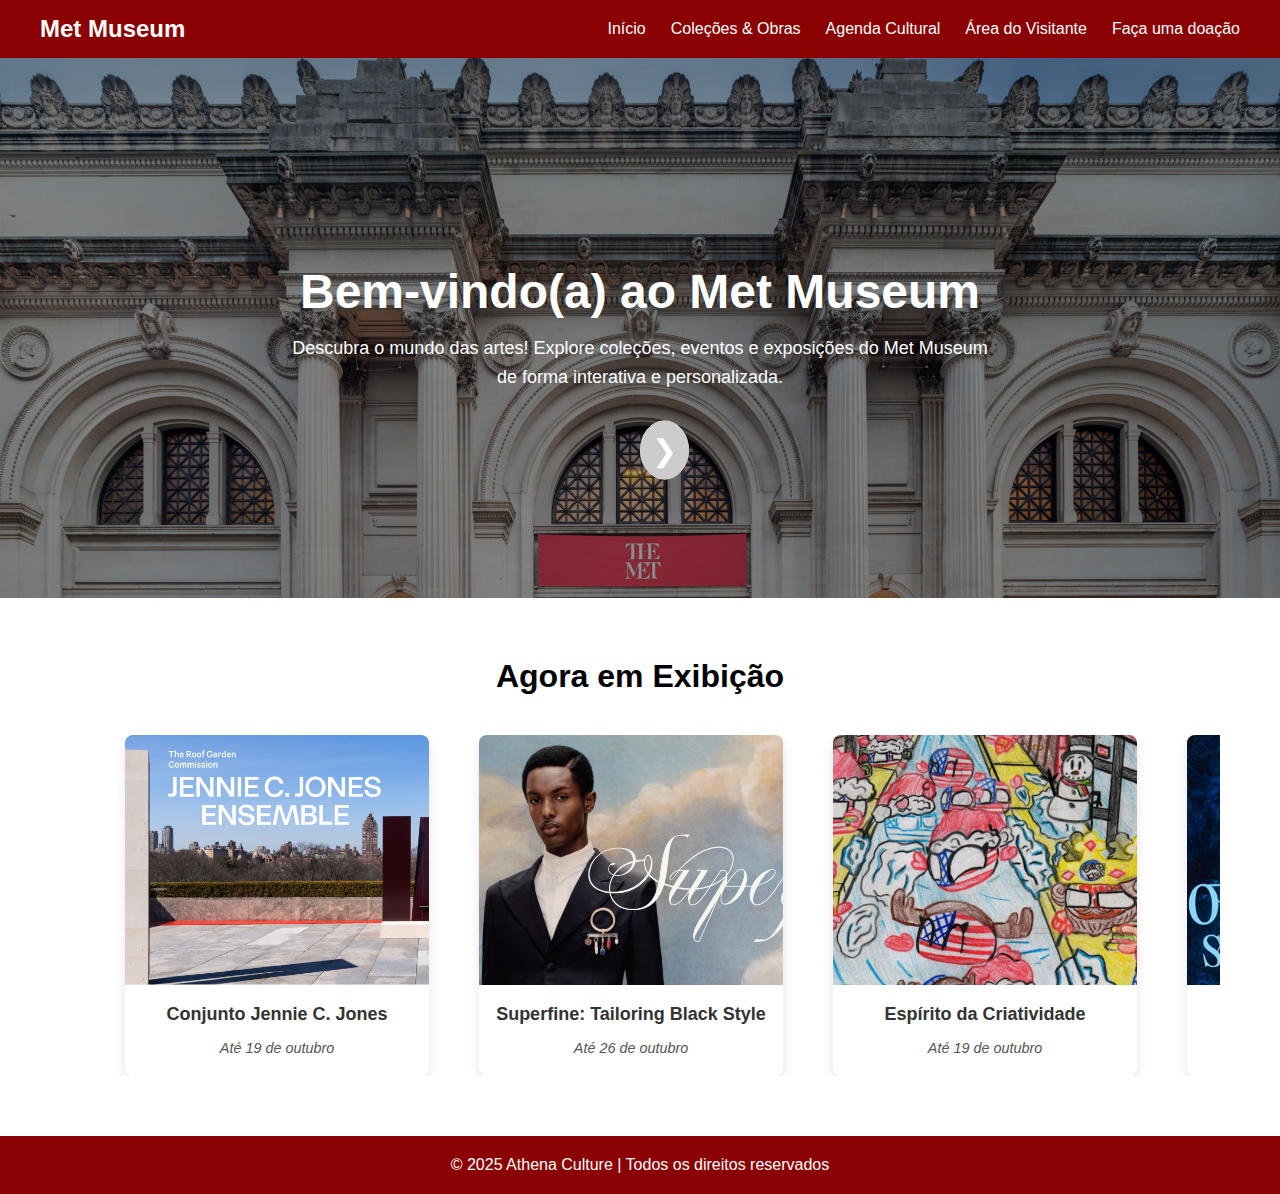
<file: index.html>
<!DOCTYPE html>
<html lang="pt-BR">
<head>
  <meta charset="UTF-8">
  <meta name="viewport" content="width=device-width, initial-scale=1.0">
  <title>Athena Culture - Museu</title>
  <link rel="stylesheet" href="style.css">
  <link href="https://fonts.googleapis.com/css2?family=Playfair+Display:wght@400;700&display=swap" rel="stylesheet">
</head>
<body>

  <!-- Header -->
  <header>
    <div class="logo">Met Museum</div>
    <nav>
      <ul>
        <li><a href="index.html">Início</a></li>
        <li><a href="#">Coleções & Obras</a></li>
        <li><a href="#">Agenda Cultural</a></li>
        <li><a href="#">Área do Visitante</a></li>
        <li><a href="doacao.html">Faça uma doação</a></li>
      </ul>
    </nav>
  </header>

  <!-- Hero -->
  <section class="hero">
    <div class="hero-text">
      <h1>Bem-vindo(a) ao Met Museum</h1>
      <p>Descubra o mundo das artes! Explore coleções, eventos e exposições do Met Museum de forma interativa e personalizada.</p>
    </div>
  </section>

  <!-- Exposições -->
  <section class="exposicoes">
    <h2>Agora em Exibição</h2>
    <div class="carousel-wrapper">
      <button class="carousel-btn left">&#10094;</button>
      <div class="carousel-container">
        <div class="carousel-track">
          <div class="card">
            <img src="images/expo1.png" alt="Jennie C. Jones Ensemble">
            <h3>Conjunto Jennie C. Jones</h3>
            <p class="data-expo">Até 19 de outubro</p>
          </div>
          <div class="card">
            <img src="images/expo2.png" alt="Superfine: Tailoring Black Style">
            <h3>Superfine: Tailoring Black Style</h3>
            <p class="data-expo">Até 26 de outubro</p>
          </div>
          <div class="card">
            <img src="images/expo3.png" alt="Espírito da Criatividade">
            <h3>Espírito da Criatividade</h3>
            <p class="data-expo">Até 19 de outubro</p>
          </div>
          <div class="card">
            <img src="images/expo4.png" alt="Love Stories">
            <h3>Notas de Origem</h3>
            <p class="data-expo">Até 30 de outubro</p>
          </div>
          <div class="card">
            <img src="images/expo5.png" alt="Histórias da Arte">
            <h3>Alegoria e Abstração</h3>
            <p class="data-expo">Até 12 de novembro</p>
          </div>
          <div class="card">
            <img src="images/expo6.png" alt="Modernismo em Foco">
            <h3>Ganesha: Senhor dos Começos</h3>
            <p class="data-expo">Até 20 de novembro</p>
          </div>
        </div>
      </div>
      <button class="carousel-btn right">&#10095;</button>
    </div>
  </section>

  <!-- Footer -->
  <footer>
    <p>© 2025 Athena Culture | Todos os direitos reservados</p>
  </footer>

  <script src="script.js"></script>
</body>
</html>
</file>
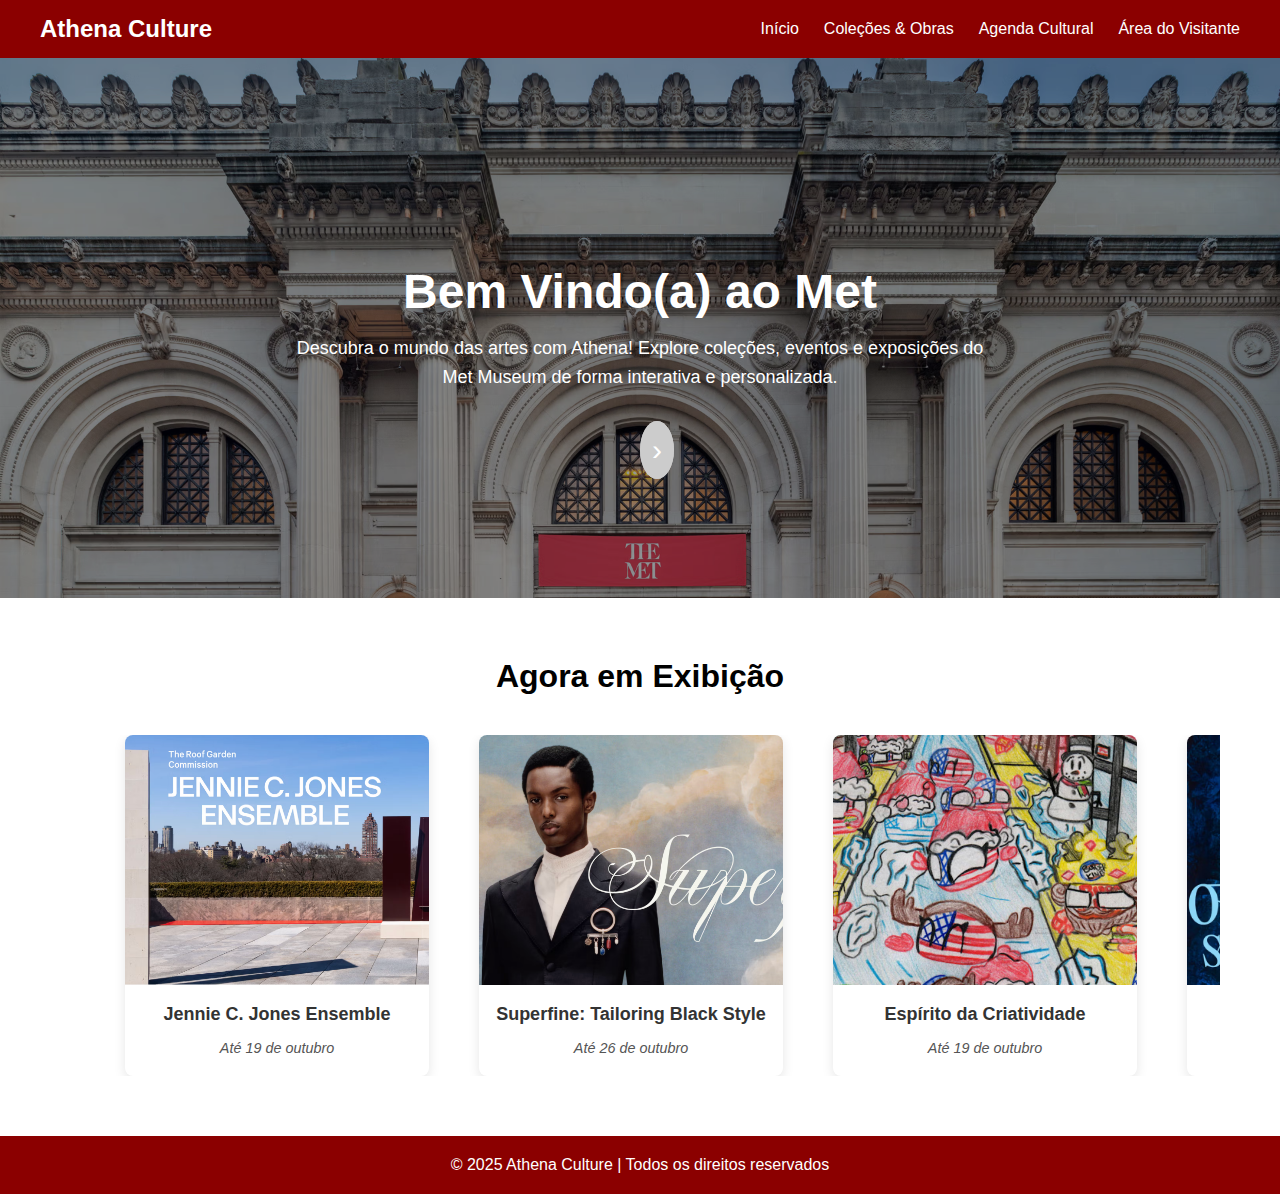
<file: chat.html>
<!DOCTYPE html>
<html lang="pt-BR">
<head>
  <meta charset="UTF-8" />
  <meta name="viewport" content="width=device-width, initial-scale=1.0"/>
  <title>Athena Culture - Museu</title>
  <link rel="stylesheet" href="style.css" />
</head>
<body>

  <!-- Header -->
  <header>
    <div class="logo">Athena Culture</div>
    <nav>
      <ul>
        <li><a href="#">Início</a></li>
        <li><a href="#">Coleções & Obras</a></li>
        <li><a href="#">Agenda Cultural</a></li>
        <li><a href="#">Área do Visitante</a></li>
      </ul>
    </nav>
  </header>

  <!-- Hero -->
  <section class="hero">
    <div class="hero-text">
      <h1>Bem Vindo(a) ao Met</h1>
      <p>Descubra o mundo das artes com Athena! Explore coleções, eventos e exposições do Met Museum de forma interativa e personalizada.</p>
    </div>
  </section>

  <!-- Exposições / Carrossel -->
  <section class="exposicoes">
    <h2>Agora em Exibição</h2>

    <!-- wrapper permite que os botões fiquem fora da área "clipada" -->
    <div class="carousel-wrapper">

      <!-- área que corta os cards (viewport do carrossel) -->
      <div class="carousel-container">
        <div class="carousel-track">
          <!-- Card 1 -->
          <div class="card">
            <img src="images/expo1.png" alt="Jennie C. Jones Ensemble">
            <h3>Jennie C. Jones Ensemble</h3>
            <p class="data-expo">Até 19 de outubro</p>
          </div>

          <!-- Card 2 -->
          <div class="card">
            <img src="images/expo2.png" alt="Superfine">
            <h3>Superfine: Tailoring Black Style</h3>
            <p class="data-expo">Até 26 de outubro</p>
          </div>

          <!-- Card 3 -->
          <div class="card">
            <img src="images/expo3.png" alt="Espírito da Criatividade">
            <h3>Espírito da Criatividade</h3>
            <p class="data-expo">Até 19 de outubro</p>
          </div>

          <!-- Card 4 (nova imagem que você adicionou) -->
          <div class="card">
            <img src="images/expo4.png" alt="Exposição 4">
            <h3>Arte & Identidade</h3>
            <p class="data-expo">Até 5 de novembro</p>
          </div>

          <!-- Card 5 -->
          <div class="card">
            <img src="images/expo5.png" alt="Exposição 5">
            <h3>Classicismo Moderno</h3>
            <p class="data-expo">Até 12 de novembro</p>
          </div>

          <!-- Card 6 -->
          <div class="card">
            <img src="images/expo6.png" alt="Exposição 6">
            <h3>Visões Futuristas</h3>
            <p class="data-expo">Até 20 de novembro</p>
          </div>
        </div> <!-- .carousel-track -->
      </div> <!-- .carousel-container -->

      <!-- botões ficam fora da .carousel-container, mas dentro do wrapper (overflow: visible) -->
      <button class="carousel-btn left" aria-label="Anterior">&lsaquo;</button>
      <button class="carousel-btn right" aria-label="Próximo">&rsaquo;</button>
    </div> <!-- .carousel-wrapper -->

  </section>

  <!-- Footer -->
  <footer>
    <p>&copy; 2025 Athena Culture | Todos os direitos reservados</p>

    <script type='text/javascript'>
    function initEmbeddedMessaging() {
        try {
            embeddedservice_bootstrap.settings.language = 'en_US';
            embeddedservice_bootstrap.init(
                '00DKY00000NRyu9',
                'Athena_Site',
                'https://trailsignup-0947c9037edb1f.my.site.com/ESWAthenaSite1759338989207',
                {
                    scrt2URL: 'https://trailsignup-0947c9037edb1f.my.salesforce-scrt.com'
                }
            );
        } catch (err) {
            console.error('Error loading Embedded Messaging: ', err);
        }
    };
    </script>
    <script type='text/javascript' src='https://trailsignup-0947c9037edb1f.my.site.com/ESWAthenaSite1759338989207/assets/js/bootstrap.min.js' onload='initEmbeddedMessaging()'></script>
  </footer>

  <!-- script do carrossel -->
  <script src="script.js"></script>
</body>
</html>
</file>
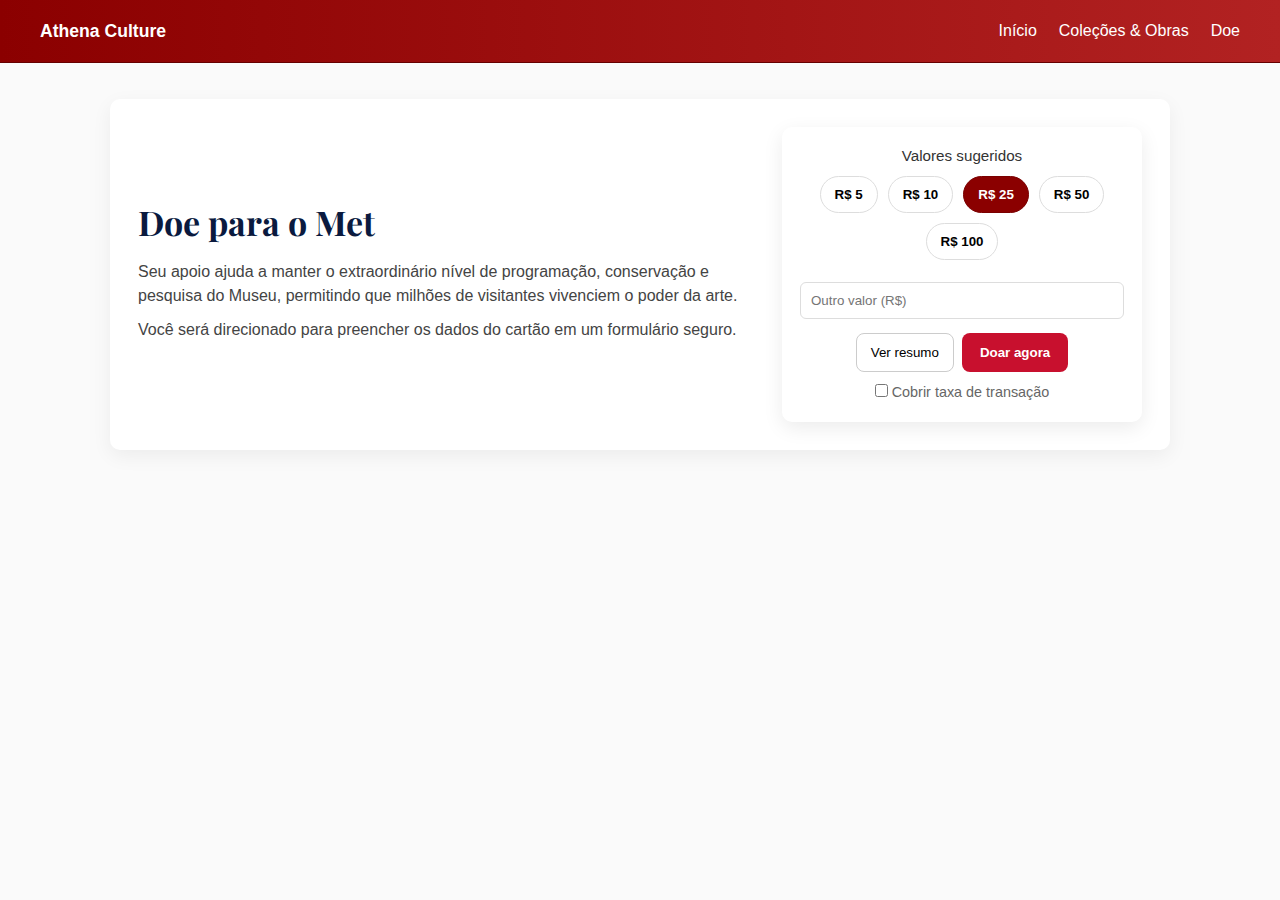
<file: doacao.html>
<!DOCTYPE html>
<html lang="pt-BR">
<head>
  <meta charset="utf-8" />
  <meta name="viewport" content="width=device-width,initial-scale=1" />
  <title>Doe para o Met — Athena Culture</title>

  <link href="https://fonts.googleapis.com/css2?family=Playfair+Display:wght@400;700&display=swap" rel="stylesheet">

  <style>
    * { box-sizing: border-box; margin: 0; padding: 0; }
    body { font-family: "Helvetica Neue", Arial, sans-serif; color: #222; background:#fafafa; line-height:1.5; }

    header {
      display:flex;
      justify-content:space-between;
      align-items:center;
      padding:18px 40px;
      background: linear-gradient(90deg,#8B0000,#B22222);
      border-bottom:1px solid #660000;
      position: sticky;
      top: 0;
      z-index: 1000;
    }
    .logo { color:#fff; font-weight:700; font-size:1.1rem; }
    nav ul { list-style:none; display:flex; gap:22px; }
    nav ul li a { color:#fff; text-decoration:none; font-weight:500; }
    nav ul li a:hover { color:#ffd700; }

    main.container { max-width:1100px; margin:36px auto; padding: 0 20px; }

    .donation-hero {
      display:flex;
      gap:28px;
      align-items:center;
      justify-content:space-between;
      background: #fff;
      padding: 28px;
      border-radius: 10px;
      box-shadow: 0 6px 20px rgba(0,0,0,0.06);
    }

    .donation-text { flex:1; padding-right: 10px; }
    .donation-text h1 { font-family: 'Playfair Display', serif; font-size: 34px; margin-bottom:12px; color:#0a1a3f; }
    .donation-text p { color:#444; margin-bottom:10px; }

    .donation-panel {
      width: 360px;
      background: #fff;
      border-radius: 10px;
      padding: 18px;
      box-shadow: 0 6px 20px rgba(0,0,0,0.08);
      text-align:center;
    }
    .values { display:flex; gap:10px; flex-wrap:wrap; justify-content: center; margin-bottom:12px; }
    .value-btn {
      padding:10px 14px;
      border-radius: 20px;
      border: 1px solid #ddd;
      background: #fff;
      cursor: pointer;
      font-weight:600;
    }
    .value-btn.selected {
      background: #8B0000;
      color: #fff;
      border-color: #7a0000;
    }

    .custom-input { width:100%; padding:10px; border:1px solid #ddd; border-radius:6px; margin-top:10px; }

    .donate-action { margin-top:14px; display:flex; gap:8px; justify-content:center; }
    .btn-primary {
      background: #c8102e;
      color:#fff;
      border:none;
      padding:12px 18px;
      border-radius:8px;
      cursor:pointer;
      font-weight:700;
    }
    .btn-outline { background:#fff; border:1px solid #ccc; padding:10px 14px; border-radius:8px; cursor:pointer; }

    .overlay {
      position: fixed;
      inset: 0;
      background: rgba(0,0,0,0.55);
      display: none;
      align-items: center;
      justify-content: center;
      z-index: 2000;
      padding: 20px;
    }
    .overlay.open { display:flex; }

    .modal {
      width: 100%;
      max-width: 520px;
      background: #fff;
      border-radius: 10px;
      padding: 18px;
      box-shadow: 0 16px 40px rgba(0,0,0,0.35);
      position: relative;
      text-align:left;
    }
    .modal h3 { margin-bottom:8px; color:#222; }
    .modal p.small { color:#666; margin-bottom:12px; font-size:0.95rem; }

    .form-row { display:flex; gap:10px; margin-bottom:12px; }
    .form-row input { flex:1; padding:10px; border:1px solid #ddd; border-radius:6px; }

    .close-x { position:absolute; right:12px; top:10px; background:#f3f3f3; width:28px; height:28px; display:flex; align-items:center; justify-content:center; border-radius:50%; cursor:pointer; }

    .pay-btn {
      background: #c8102e;
      color:#fff;
      border:none;
      width:100%;
      padding:12px;
      border-radius:8px;
      font-weight:700;
      cursor:pointer;
      margin-top:8px;
    }

    .note { font-size:0.9rem; color:#666; margin-top:8px; text-align:left; }

    /* === modal de mensagem custom === */
    .message-box {
      width: 100%;
      max-width: 400px;
      background: #fff;
      padding: 22px;
      border-radius: 10px;
      text-align: center;
      box-shadow: 0 12px 30px rgba(0,0,0,0.3);
      position: relative;
    }
    .message-box h2 {
      margin-bottom: 10px;
      color: #8B0000;
    }
    .message-box p { margin-bottom: 16px; color:#333; }
    .message-box button {
      background:#c8102e;
      color:#fff;
      border:none;
      padding:10px 18px;
      border-radius:8px;
      cursor:pointer;
      font-weight:600;
    }

    @media (max-width:720px){
      .donation-hero { flex-direction: column; }
      .donation-panel { width: 100%; }
      .donation-text h1 { font-size:24px; }
    }
  </style>
</head>
<body>
  <header>
    <div class="logo">Athena Culture</div>
    <nav>
      <ul>
        <li><a href="chat.html">Início</a></li>
        <li><a href="chat.html">Coleções & Obras</a></li>
        <li><a href="doacao.html">Doe</a></li>
      </ul>
    </nav>
  </header>

  <main class="container">
    <section class="donation-hero">
      <div class="donation-text">
        <h1>Doe para o Met</h1>
        <p>Seu apoio ajuda a manter o extraordinário nível de programação, conservação e pesquisa do Museu, permitindo que milhões de visitantes vivenciem o poder da arte.</p>
        <p>Você será direcionado para preencher os dados do cartão em um formulário seguro.</p>
      </div>

      <aside class="donation-panel">
        <div style="font-size:0.95rem; color:#333; margin-bottom:8px;">Valores sugeridos</div>
        <div class="values" id="values">
          <button class="value-btn" data-value="5">R$ 5</button>
          <button class="value-btn" data-value="10">R$ 10</button>
          <button class="value-btn selected" data-value="25">R$ 25</button>
          <button class="value-btn" data-value="50">R$ 50</button>
          <button class="value-btn" data-value="100">R$ 100</button>
        </div>
        <input class="custom-input" id="customValue" type="number" min="1" placeholder="Outro valor (R$)" />
        <div class="donate-action">
          <button class="btn-outline" id="previewBtn">Ver resumo</button>
          <button class="btn-primary" id="openPayBtn">Doar agora</button>
        </div>
        <div style="margin-top:10px; font-size:0.9rem; color:#666;">
          <input type="checkbox" id="coverFee" /> <label for="coverFee">Cobrir taxa de transação</label>
        </div>
      </aside>
    </section>
  </main>

  <!-- Modal pagamento -->
  <div class="overlay" id="overlay">
    <div class="modal">
      <div class="close-x" id="closeModal">✕</div>
      <h3>Informações de pagamento</h3>
      <p class="small">Insira abaixo os dados do seu cartão.</p>
      <div class="form-row"><input id="cardNumber" placeholder="Número do cartão" maxlength="19"></div>
      <div class="form-row">
        <input id="expiry" placeholder="MM/AA" maxlength="5">
        <input id="cvc" placeholder="CVC" maxlength="4" style="max-width:120px;">
      </div>
      <div class="form-row"><input id="nameOnCard" placeholder="Nome no cartão"></div>
      <div class="note" id="amountNote">Total: R$ 25</div>
      <button class="pay-btn" id="payBtn">Pague R$ 25</button>
    </div>
  </div>

  <!-- Modal de mensagem custom -->
  <div class="overlay" id="msgOverlay">
    <div class="message-box">
      <h2>MetMuseum.Athena</h2>
      <p id="msgText"></p>
      <button id="msgOkBtn">OK</button>
    </div>
  </div>

  <script>
    const q = s => document.querySelector(s);
    const qa = s => [...document.querySelectorAll(s)];

    let selectedValue = 25;
    const customInput = q('#customValue');
    const valueBtns = qa('.value-btn');
    const coverFee = q('#coverFee');

    function updateSelected(v){
      valueBtns.forEach(b => b.classList.toggle('selected', +b.dataset.value === +v));
      selectedValue = +v; customInput.value='';
      updateAmountTexts();
    }
    valueBtns.forEach(btn => btn.onclick = ()=>updateSelected(btn.dataset.value));
    customInput.oninput = ()=>{ if(+customInput.value>0){ valueBtns.forEach(b=>b.classList.remove('selected')); selectedValue=+customInput.value; updateAmountTexts(); }};

    function computeTotal(){
      let t = +selectedValue;
      if(coverFee.checked){ t=Math.round((t*1.035+0.6)*100)/100; }
      return t;
    }
    function updateAmountTexts(){
      let total=computeTotal();
      q('#amountNote').textContent=`Total: R$ ${total.toFixed(2).replace('.',',')}`;
      q('#payBtn').textContent=`Pague R$ ${total.toFixed(2).replace('.',',')}`;
    }

    const overlay=q('#overlay'), payBtn=q('#payBtn');
    q('#openPayBtn').onclick=()=>{ updateAmountTexts(); overlay.classList.add('open'); q('#cardNumber').focus(); };
    q('#closeModal').onclick=()=>overlay.classList.remove('open');

    payBtn.onclick=()=>{
      const card=q('#cardNumber').value.trim(), expiry=q('#expiry').value, cvc=q('#cvc').value, name=q('#nameOnCard').value.trim();
      if(card.length<12) return showMessage("Digite um número de cartão válido.");
      if(!/^\d{2}\/\d{2}$/.test(expiry)) return showMessage("Digite a validade no formato MM/AA.");
      if(cvc.length<3) return showMessage("Digite o CVC.");
      if(!name) return showMessage("Digite o nome impresso no cartão.");

      payBtn.disabled=true; payBtn.textContent="Processando...";
      setTimeout(()=>{
        payBtn.disabled=false;
        payBtn.textContent=`Pague R$ ${computeTotal().toFixed(2).replace('.',',')}`;
        overlay.classList.remove('open');
        showMessage("Sua doação inspira a história! Obrigada.");
      },1200);
    };

    // modal de mensagem custom
    const msgOverlay=q('#msgOverlay'), msgText=q('#msgText'), msgOkBtn=q('#msgOkBtn');
    function showMessage(txt){
      msgText.textContent=txt;
      msgOverlay.classList.add('open');
    }
    msgOkBtn.onclick=()=>msgOverlay.classList.remove('open');

    // preview resumo
    q('#previewBtn').onclick=()=>{ updateAmountTexts(); showMessage("Resumo: "+q('#amountNote').textContent); };

    updateSelected(25);
  </script>
</body>
</html>
</file>
<file: style.css>
/* Reset básico */
* {
  margin: 0;
  padding: 0;
  box-sizing: border-box;
  font-family: 'Helvetica Neue', Arial, sans-serif;
}

/* Para garantir que o footer fique no fim da tela */
html, body {
  height: 100%;
}

body {
  display: flex;
  flex-direction: column;
  min-height: 100vh;
}

/* HEADER */
header {
  background-color: #8B0000; /* vermelho escuro elegante (Dark Red) */
  color: white;
  display: flex;
  justify-content: space-between;
  align-items: center;
  padding: 15px 40px;
  position: sticky;
  top: 0;
  z-index: 1000;
}

header .logo {
  font-size: 1.5rem;
  font-weight: bold;
  color: white; /* garante que o logo fique branco */
}

header nav ul {
  list-style: none;
  display: flex;
  gap: 25px;
  margin: 0;
  padding: 0;
}

header nav ul li a {
  color: white; /* links brancos */
  text-decoration: none;
  font-weight: 500;
  transition: color 0.3s;
}

header nav ul li a:hover {
  color: #FFD700; /* dourado no hover */
}

/* HERO */
.hero {
  background: url("images/hero-bg.jpg") no-repeat center center;
  background-size: cover;
  width: 100%;
  min-height: 60vh;
  display: flex;
  justify-content: center;
  align-items: center;
  color: #fff;
  text-align: center;
  position: relative;
}

.hero::after {
  content: "";
  position: absolute;
  inset: 0;
  background: rgba(0,0,0,0.4);
}

.hero-text {
  position: relative;
  z-index: 1;
  max-width: 700px;
}

.hero-text h1 {
  font-size: 48px;
  margin-bottom: 15px;
}

.hero-text p {
  font-size: 18px;
  line-height: 1.6;
}

/* Exposições */
.exposicoes {
  padding: 60px;
  text-align: center;
}

.exposicoes h2 {
  font-size: 32px;
  margin-bottom: 40px;
}

/* ===== CARROSSEL ===== */
.carousel-container {
  position: relative;
  width: 100%;
  overflow: hidden;
  padding: 0px 40px; /* espaço para setas */
  box-sizing: border-box;

}

.carousel-track {
  display: flex;
  transition: transform 0.5s ease;
}

/* Cards */
.card {
  flex: 0 0 calc(30% - 20px); /* 3 cards por vez */
  margin: 0px 25px;
  box-sizing: border-box;
  background: #fff;
  border-radius: 8px;
  box-shadow: 0 4px 12px rgba(0,0,0,0.1);
  overflow: hidden;
  transition: transform 0.3s ease;
}

.card img {
  width: 100%;
  height: 250px;
  object-fit: cover;
}

.card h3 {
  padding: 15px;
  font-size: 18px;
  color: #333;
}

.data-expo {
  font-size: 0.9rem;
  color: #555;
  font-style: italic;
  padding: 0 15px 20px;
  display: block;
}

.card:hover {
  transform: translateY(-8px);
}

/* Botões do carrossel */
.carousel-btn {
  position: absolute;
  top: 50%;
  transform: translateY(-50%);
  background: #ccc; /* cinza claro */
  color: white;
  border: none;
  padding: 12px;
  cursor: pointer;
  border-radius: 50%;
  font-size: 30px;
  z-index: 1000;
  transition: background 0.3s, transform 0.2s;
}

.carousel-btn:hover {
  background: #999;
  transform: translateY(-50%) scale(1.1);
}

.carousel-btn.prev {
  left: 15px;
}

.carousel-btn.next {
  right: 15px;
}

/* Main container para páginas internas */
main.container {
  flex: 1;
}

/* Footer */
footer {
  background: #8B0000;
  color: #fff;
  text-align: center;
  padding: 20px;
  font-size: 1rem;
  margin-top: auto;
}
</file>
